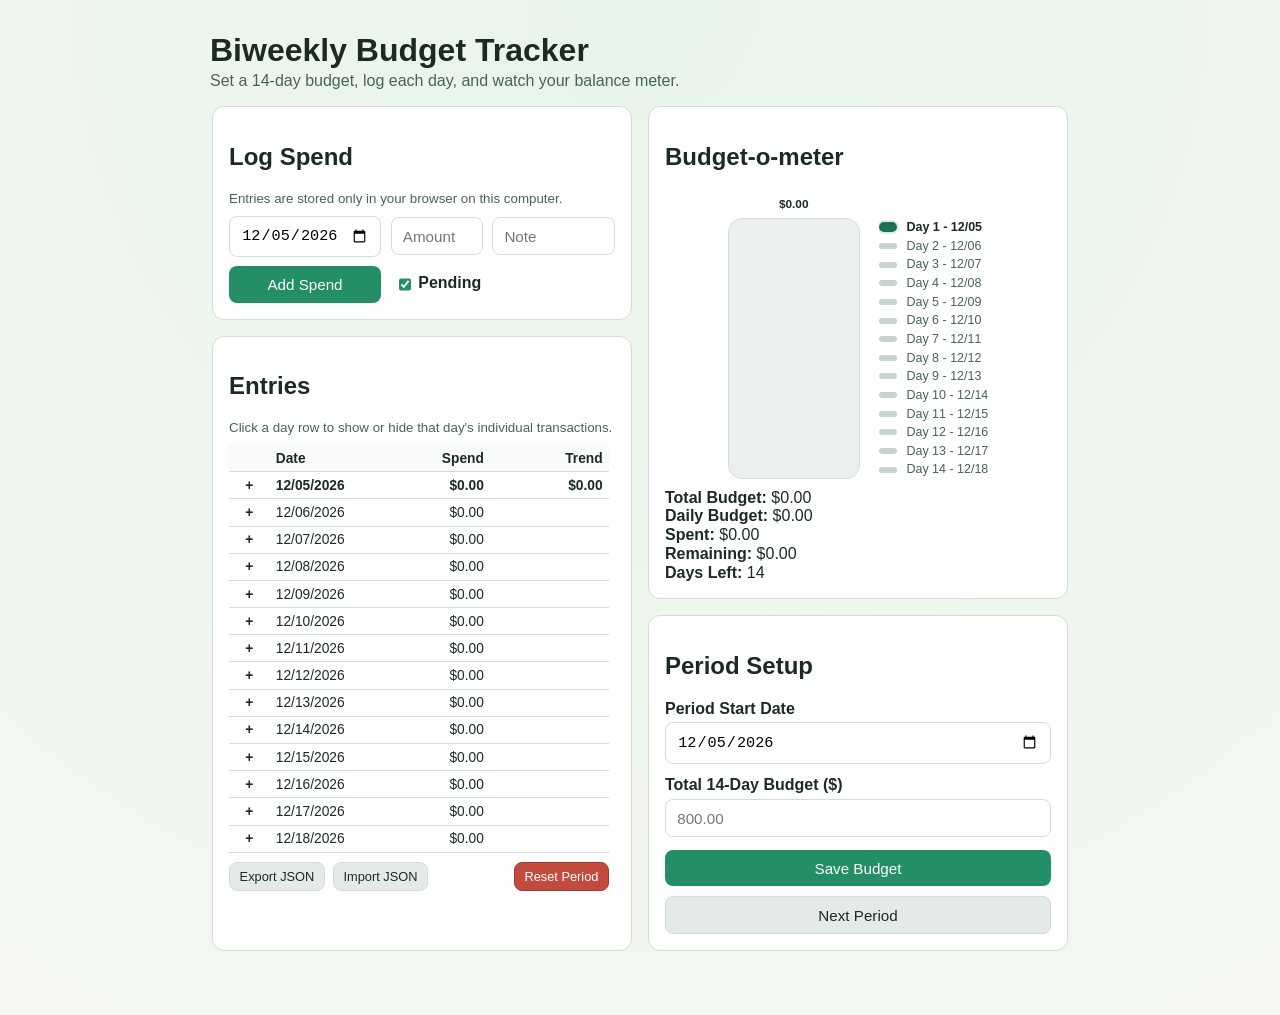
<file: docs/index.html>
﻿<!doctype html>
<html lang="en">
<head>
  <meta charset="UTF-8" />
  <meta name="viewport" content="width=device-width, initial-scale=1.0" />
  <title>Biweekly Budget Tracker</title>
  <link rel="icon" type="image/svg+xml" href="favicon.svg?v=6" />
  <link rel="stylesheet" href="styles.css" />
</head>
<body>
  <main class="app">
    <h1>Biweekly Budget Tracker</h1>
    <p class="sub">Set a 14-day budget, log each day, and watch your balance meter.</p>

    <div class="layout">
      <aside class="left-column">
        <section class="card log-spend-card">
          <h2>Log Spend</h2>
          <small class="pane-help">Entries are stored only in your browser on this computer.</small>
          <form id="spend-form" class="inline-form">
            <input id="spend-date" type="date" required />
            <input id="spend-amount" type="text" inputmode="decimal" placeholder="Amount" autocomplete="off" required />
            <input id="spend-note" name="spend-note" type="text" placeholder="Note" autocomplete="off" list="note-suggestions" />
            <button type="submit">Add Spend</button>
            <label class="pending-toggle">
              <input id="spend-pending" type="checkbox" checked />
              <span class="pending-label-text">Pending</span>
            </label>
          </form>
          <datalist id="note-suggestions"></datalist>
        </section>

        <section class="card entries-card">
          <h2>Entries</h2>
          <small class="entries-help">Click a day row to show or hide that day's individual transactions.</small>
          <div class="entries-table-wrap">
            <table class="entries-table">
              <thead>
                <tr>
                  <th></th>
                  <th>Date</th>
                  <th>Spend</th>
                  <th>Trend</th>
                </tr>
              </thead>
              <tbody id="entries-body"></tbody>
            </table>
          </div>
          <div class="entries-actions">
            <button id="export-btn" class="secondary" type="button">Export JSON</button>
            <button id="import-btn" class="secondary" type="button">Import JSON</button>
            <input id="import-file" type="file" accept="application/json,.json" hidden />
            <button id="reset-btn" class="danger" type="button">Reset Period</button>
          </div>
        </section>
      </aside>

      <section class="right-column">
        <section class="card status">
          <h2>Budget-o-meter</h2>
          <div class="meter-panel">
            <div id="stat-trend" class="meter-trend trend-neutral">$0.00</div>
            <div class="meter-wrap" aria-label="budget meter">
              <div id="meter-fill" class="meter-fill"></div>
            </div>
            <div id="meter-ticks" class="meter-ticks" aria-label="14 day period ticks"></div>
          </div>
          <div class="stats">
            <p><strong>Total Budget:</strong> <span id="stat-total">$0.00</span></p>
            <p><strong>Daily Budget:</strong> <span id="stat-daily-budget">$0.00</span></p>
            <p><strong>Spent:</strong> <span id="stat-spent">$0.00</span></p>
            <p><strong>Remaining:</strong> <span id="stat-remaining">$0.00</span></p>
            <p><strong>Days Left:</strong> <span id="stat-days-left">14</span></p>
          </div>
        </section>

        <section class="card">
          <h2>Period Setup</h2>
          <form id="setup-form" class="grid-form">
            <label>
              Period Start Date
              <input id="start-date" type="date" required />
            </label>
            <label>
              Total 14-Day Budget ($)
              <input id="total-budget" type="number" min="0" step="0.01" placeholder="800.00" required />
            </label>
            <div class="setup-actions">
              <button type="submit">Save Budget</button>
              <button id="next-period-btn" class="secondary" type="button">Next Period</button>
            </div>
          </form>
        </section>
      </section>
    </div>
  </main>

  <dialog id="edit-transaction-dialog" class="edit-dialog">
    <form id="edit-transaction-form" class="edit-form" method="dialog">
      <h2>Edit Transaction</h2>
      <label>
        Amount
        <input id="edit-amount" type="text" inputmode="decimal" required />
      </label>
      <label>
        Date
        <input id="edit-date" type="date" required />
      </label>
      <label>
        Note
        <input id="edit-note" type="text" autocomplete="off" />
      </label>
      <div class="edit-actions">
        <button id="edit-pending-toggle-btn" class="pending-chip pending-chip-button is-cleared" type="button">Cleared</button>
        <button id="edit-cancel-btn" class="secondary" type="button">Cancel</button>
        <button type="submit">Save</button>
      </div>
    </form>
  </dialog>

  <script src="app.js"></script>
</body>
</html>
</file>
<file: docs/styles.css>
﻿:root {
  --bg: #f4f7f2;
  --card: #ffffff;
  --ink: #1b2b24;
  --muted: #486357;
  --accent: #248e67;
  --warn: #c24b3d;
  --border: #d3ddd8;
}

* { box-sizing: border-box; }

body {
  margin: 0;
  font-family: "Segoe UI", Tahoma, Geneva, Verdana, sans-serif;
  background: radial-gradient(circle at top, #e8f5ea, var(--bg));
  color: var(--ink);
}

.app {
  max-width: 900px;
  margin: 2rem auto;
  padding: 0 1rem 2rem;
}

h1 { margin-bottom: 0.2rem; }
.sub { color: var(--muted); margin-top: 0; }

h1,
.sub {
  max-width: 860px;
  margin-left: auto;
  margin-right: auto;
}

.layout {
  display: grid;
  grid-template-columns: repeat(2, 420px);
  gap: 1rem;
  align-items: stretch;
  justify-content: center;
}

.left-column,
.right-column {
  display: flex;
  flex-direction: column;
  gap: 1rem;
  height: 100%;
}

.status,
.entries-card {
  flex: 1;
}

.card {
  background: var(--card);
  border: 1px solid var(--border);
  border-radius: 12px;
  padding: 1rem;
  margin-top: 0;
}

.log-spend-card {
  align-items: flex-start;
}

.status,
.entries-card {
  display: flex;
  flex-direction: column;
}

.grid-form {
  display: grid;
  grid-template-columns: 1fr;
  gap: 0.8rem;
}

.setup-actions {
  display: flex;
  gap: 0.6rem;
  flex-wrap: wrap;
}

.inline-form {
  display: grid;
  grid-template-columns: 152px 92px minmax(120px, 180px);
  gap: 0.6rem;
  align-items: center;
  justify-content: start;
  width: fit-content;
}

#spend-date {
  width: 152px;
  max-width: 100%;
  min-width: 0;
}

#spend-amount {
  width: 92px;
  max-width: 100%;
  min-width: 0;
}

#spend-note {
  width: 160px;
  max-width: 100%;
  min-width: 0;
  justify-self: start;
}

.pending-toggle {
  display: inline-flex;
  flex-direction: row;
  align-items: center;
  gap: 0.45rem;
  font-weight: 600;
  white-space: nowrap;
  justify-self: start;
  margin-left: 0.5rem;
}

.pending-toggle input {
  margin: 0;
  width: 0.78rem;
  height: 0.78rem;
  accent-color: var(--accent);
}

.pending-label-text {
  position: relative;
  top: -1px;
}

.inline-form > button,
.inline-form > .pending-toggle {
  grid-row: 2;
}

.inline-form > button[type="submit"] {
  grid-column: 1;
}

.inline-form > .pending-toggle {
  grid-column: 2;
}

label {
  display: flex;
  flex-direction: column;
  gap: 0.3rem;
  font-weight: 600;
}

input, button {
  border: 1px solid var(--border);
  border-radius: 8px;
  padding: 0.6rem 0.7rem;
  font-size: 0.95rem;
}

.grid-form input,
.grid-form button,
.grid-form .setup-actions {
  width: 100%;
}

.card {
  width: 100%;
}

button {
  background: var(--accent);
  color: #fff;
  border: none;
  cursor: pointer;
}

button:hover { filter: brightness(0.95); }

button.danger {
  background: var(--warn);
  border: 1px solid #9f3b31;
}

button.secondary {
  background: #e4ebe7;
  color: #1b2b24;
  border: 1px solid var(--border);
}

#reset-day-btn {
  padding: 0.35rem 0.6rem;
  font-size: 0.8rem;
}

.entries-actions {
  display: flex;
  gap: 0.5rem;
  margin-top: 0.6rem;
  flex-wrap: wrap;
  align-items: center;
  width: fit-content;
  min-width: 380px;
  max-width: 100%;
}

#export-btn,
#import-btn,
#reset-btn {
  display: inline-flex;
  align-items: center;
  justify-content: center;
  padding: 0.35rem 0.6rem;
  font-size: 0.8rem;
  line-height: 1.2;
}

#reset-btn {
  margin-left: auto;
}

.meter-panel {
  display: grid;
  grid-template-columns: 132px minmax(0, 1fr);
  grid-template-rows: auto 1fr;
  column-gap: 1.2rem;
  row-gap: 0.45rem;
  height: 280px;
  margin-top: 0.5rem;
  width: fit-content;
  max-width: 100%;
  margin-left: auto;
  margin-right: auto;
}

.meter-wrap {
  width: 132px;
  min-width: 132px;
  height: 100%;
  background: #ebf0ec;
  border-radius: 14px;
  overflow: hidden;
  border: 1px solid var(--border);
  position: relative;
  display: flex;
  align-items: flex-end;
}

.meter-trend {
  grid-column: 1;
  grid-row: 1;
  width: 132px;
  margin: 0;
  display: grid;
  grid-template-columns: 1ch auto 1ch;
  justify-content: center;
  align-items: center;
  font-size: 0.74rem;
  font-weight: 700;
  line-height: 1;
  white-space: nowrap;
  font-variant-numeric: tabular-nums;
}

.meter-wrap {
  grid-column: 1;
  grid-row: 2;
}

.meter-trend .trend-sign {
  display: inline-block;
  width: 1ch;
  text-align: center;
  font: inherit;
}

.meter-trend .trend-sign-empty {
  width: 0;
}

.meter-trend .trend-value {
  display: inline-block;
  text-align: center;
}

.meter-trend .trend-sign[aria-hidden="true"] {
  visibility: hidden;
}

.meter-fill {
  width: 100%;
  height: 0%;
  background: linear-gradient(0deg, #d67f35, #b94c38);
  transition: height 0.35s ease;
}

.meter-ticks {
  grid-column: 2;
  grid-row: 2;
  height: 100%;
  overflow: hidden;
  display: grid;
  grid-template-rows: repeat(14, minmax(0, 1fr));
  gap: 0;
  min-width: 0;
  width: max-content;
}

.tick-row {
  display: flex;
  align-items: center;
  gap: 0.6rem;
  min-height: 0;
  padding: 0.1rem 0;
}

.tick {
  display: inline-block;
  width: 18px;
  height: 6px;
  border-radius: 999px;
  background: #c7d5ce;
  flex: 0 0 auto;
}

.tick-label {
  font-size: 0.78rem;
  line-height: 1;
  white-space: nowrap;
  color: var(--muted);
}

.tick-row.past .tick {
  background: #7aa996;
}

.tick-row.today .tick {
  width: 18px;
  height: 10px;
  background: #1c6f52;
  box-shadow: 0 0 0 2px #d7efe4;
}

.tick-row.today .tick-label {
  color: #1b2b24;
  font-weight: 700;
}

.stats {
  display: grid;
  grid-template-columns: 1fr;
  margin-top: 0.6rem;
  gap: 0.05rem;
}

.stats p {
  margin: 0;
}

.meter-trend.trend-positive {
  color: #1c6f52;
}

.meter-trend.trend-negative {
  color: #c24b3d;
}

.meter-trend.trend-neutral {
  color: #1b2b24;
}

.entries-table-wrap {
  overflow: auto;
  display: flex;
  justify-content: flex-start;
}

.entries-help {
  display: block;
  color: var(--muted);
  margin-bottom: 0.6rem;
}

.pane-help {
  display: block;
  color: var(--muted);
  margin-bottom: 0.6rem;
}

.entries-table {
  width: auto;
  border-collapse: collapse;
  table-layout: auto;
  min-width: 380px;
}

.entries-table th,
.entries-table td {
  padding: 0.35rem 0.4rem;
  border-bottom: 1px solid var(--border);
  font-size: 0.86rem;
  text-align: left;
}

.entries-table th:nth-child(1),
.entries-table td:nth-child(1) {
  width: 34px;
}

.entries-table th:nth-child(2),
.entries-table td:nth-child(2) {
  width: 94px;
  white-space: nowrap;
}

.entries-table th:nth-child(3),
.entries-table td:nth-child(3) {
  width: 92px;
  text-align: right;
}

.entries-table th:nth-child(4),
.entries-table td:nth-child(4) {
  width: 100px;
  text-align: right;
}

.entry-date-cell {
  display: flex;
  align-items: center;
  gap: 0.45rem;
}

.entries-table thead th {
  position: sticky;
  top: 0;
  background: #f9fbf9;
}

.day-toggle {
  width: 100%;
  display: inline-flex;
  align-items: center;
  justify-content: center;
  background: transparent;
  color: var(--ink);
  border: none;
  padding: 0;
  font: inherit;
}

.day-toggle:hover {
  filter: none;
  color: var(--accent);
}

.day-toggle-marker {
  width: auto;
  text-align: center;
  font-weight: 700;
}

.entry-detail-row td {
  padding: 0;
  background: #f9fbf9;
}

.transactions-panel {
  padding: 0.5rem 0.6rem 0.7rem 1rem;
}

.transactions-empty {
  color: var(--muted);
  font-size: 0.8rem;
}

.transactions-table {
  width: auto;
  border-collapse: collapse;
  table-layout: auto;
}

.transactions-table th,
.transactions-table td {
  padding: 0.3rem 0.25rem;
  border-bottom: 1px solid #e5ece8;
  font-size: 0.8rem;
  text-align: left;
  white-space: nowrap;
}

.transactions-table th:nth-child(1),
.transactions-table td:nth-child(1) {
  width: 1%;
}

.transactions-table th:nth-child(2),
.transactions-table td:nth-child(2) {
  text-align: right;
}

.transactions-table th:nth-child(3),
.transactions-table td:nth-child(3) {
  text-align: center;
}

.transactions-table th:nth-child(4),
.transactions-table td:nth-child(4) {
  text-align: right;
}

.transactions-table th:nth-child(4) {
  text-align: center;
}

.transaction-actions {
  white-space: nowrap;
}

.transaction-btn {
  padding: 0.2rem 0.45rem;
  font-size: 0.74rem;
  margin-left: 0.25rem;
}

.edit-dialog {
  border: 1px solid var(--border);
  border-radius: 14px;
  padding: 0;
  max-width: 340px;
  width: calc(100% - 2rem);
}

.edit-dialog::backdrop {
  background: rgba(27, 43, 36, 0.28);
}

.edit-form {
  display: flex;
  flex-direction: column;
  gap: 0.8rem;
  padding: 1rem;
}

.edit-form h2 {
  margin: 0;
}

.edit-actions {
  display: flex;
  align-items: center;
  justify-content: flex-end;
  gap: 0.6rem;
}

#edit-pending-toggle-btn {
  margin-right: auto;
  padding: 0.4rem 0.9rem;
  font-size: 0.9rem;
}

.pending-chip {
  display: inline-block;
  padding: 0.15rem 0.45rem;
  border-radius: 999px;
  font-size: 0.7rem;
  font-weight: 700;
  line-height: 1.2;
}

.pending-chip-button {
  border: none;
  cursor: pointer;
}

.pending-chip-button:hover {
  filter: brightness(0.98);
}

.transaction-amount-cell {
  display: flex;
  flex-direction: column;
  align-items: flex-end;
  gap: 0.15rem;
}

.transaction-note {
  color: var(--muted);
  font-size: 0.72rem;
  line-height: 1.2;
}

.pending-chip.is-pending {
  background: #f5e7c8;
  color: #7a5712;
}

.pending-chip.is-cleared {
  background: #e2eee8;
  color: #345f4d;
}

.entries-table td.spend-under {
  color: #1c6f52;
}

.entries-table td.spend-over {
  color: #c24b3d;
}

.entries-table td.spend-on {
  color: #1b2b24;
}

.entries-table td.delta-positive {
  color: #1c6f52;
}

.entries-table td.delta-negative {
  color: #c24b3d;
}

.entries-table td.delta-neutral {
  color: #1b2b24;
}

@media (max-width: 900px) {
  .layout {
    grid-template-columns: 1fr;
    align-items: start;
  }

  .left-column,
  .right-column {
    height: auto;
  }

  .status,
  .entries-card {
    flex: unset;
  }

  .meter-panel {
    height: 250px;
  }

  .meter-panel {
    grid-template-columns: 88px 1fr;
  }

  .meter-wrap {
    width: 88px;
    min-width: 88px;
  }

  .meter-trend {
    width: 88px;
  }

  .tick-label {
    font-size: 0.68rem;
  }
}

@media (max-width: 760px) {
  .log-spend-card {
    align-items: stretch;
  }

  .inline-form {
    display: grid;
    grid-template-columns: 140px 84px minmax(72px, 1fr);
    width: 100%;
  }

  #spend-date {
    width: 140px;
  }

  #spend-amount {
    width: 84px;
  }

  #spend-note {
    width: 100%;
    justify-self: stretch;
  }
}

@media (max-width: 620px) {
  .inline-form {
    grid-template-columns: 132px 80px minmax(0, 1fr);
    width: 100%;
  }

  #spend-date {
    width: 132px;
  }

  #spend-amount {
    width: 80px;
  }

  #spend-note {
    width: 100%;
    justify-self: stretch;
  }
}


.entries-table tbody tr.today-row td {
  font-weight: 700;
}
</file>
